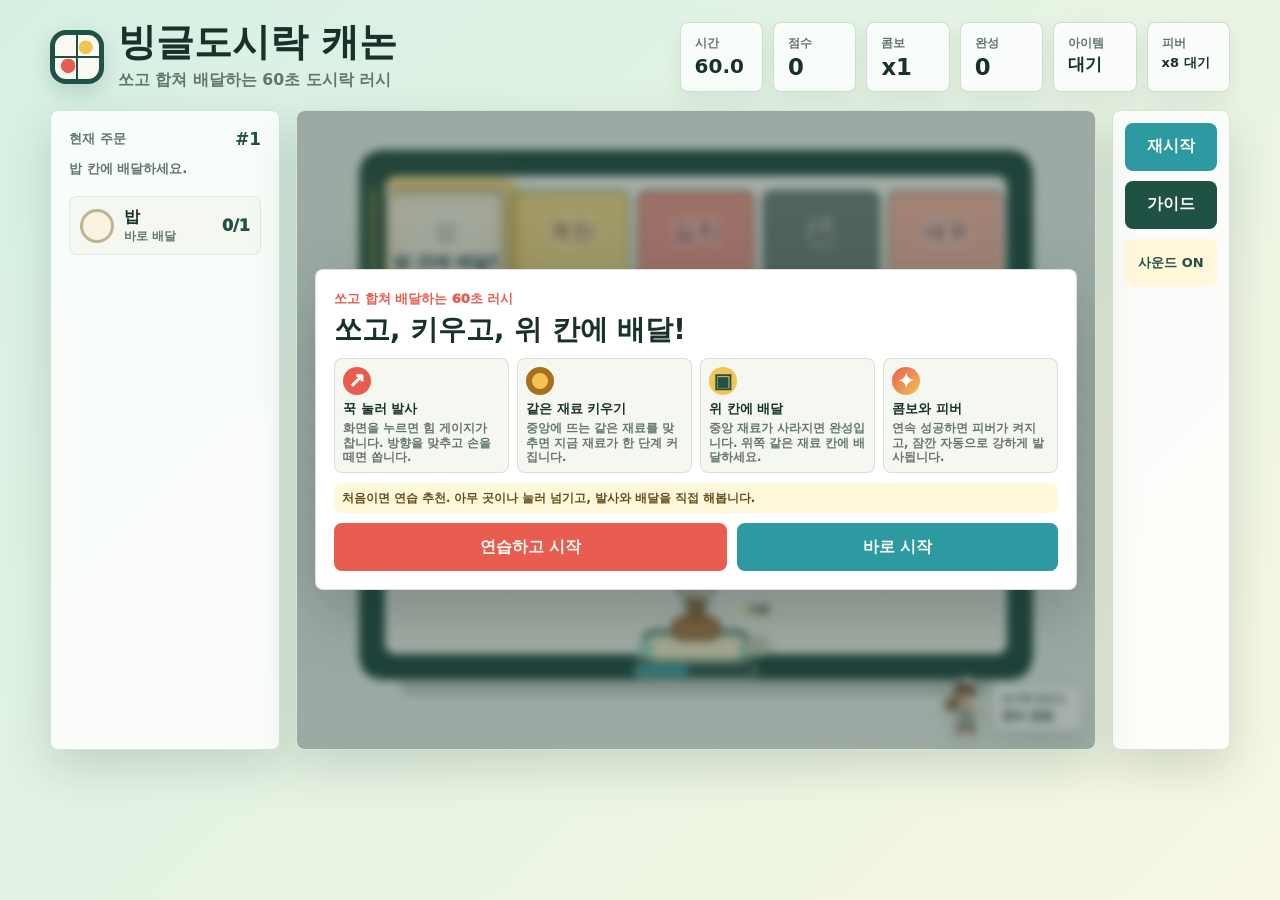
<file: index.html>
<!doctype html>
<html lang="ko">
  <head>
    <meta charset="utf-8" />
    <meta name="viewport" content="width=device-width, initial-scale=1" />
    <title>빙글도시락 캐논</title>
    <link rel="icon" href="favicon.svg" type="image/svg+xml" />
    <link rel="stylesheet" href="style.css?v=20260513-mobile-polish" />
  </head>
  <body>
    <main class="app-shell" aria-label="빙글도시락 캐논">
      <header class="top-bar">
        <div class="brand-block">
          <span class="brand-mark" aria-hidden="true"></span>
          <div>
            <h1>빙글도시락 캐논</h1>
            <p>쏘고 합쳐 배달하는 60초 도시락 러시</p>
          </div>
        </div>
        <div class="stats-grid" aria-label="게임 상태">
          <div class="stat-cell">
            <span>시간</span>
            <strong id="timeValue">60.0</strong>
          </div>
          <div class="stat-cell">
            <span>점수</span>
            <strong id="scoreValue">0</strong>
          </div>
          <div class="stat-cell">
            <span>콤보</span>
            <strong id="comboValue">x1</strong>
          </div>
          <div class="stat-cell">
            <span>완성</span>
            <strong id="completedValue">0</strong>
          </div>
          <div class="stat-cell item-stat">
            <span>아이템</span>
            <strong id="itemValue">대기</strong>
          </div>
          <div class="stat-cell fever-stat">
            <span>피버</span>
            <strong id="feverValue">대기</strong>
          </div>
        </div>
      </header>

      <section class="game-layout">
        <aside class="order-panel" aria-label="현재 주문">
          <div id="modeBadge" class="mode-badge">일반 모드</div>
          <div class="profile-strip" aria-label="플레이어 보유 정보">
            <div>
              <span>코인</span>
              <strong id="coinValue">0</strong>
            </div>
            <div>
              <span>캐릭터</span>
              <strong id="characterValue">요리사</strong>
            </div>
          </div>
          <div class="panel-title">
            <span>현재 주문</span>
            <strong id="orderNumber">#1</strong>
          </div>
          <div id="orderRule" class="order-rule" hidden></div>
          <p id="orderHint" class="order-hint">쏘세요. 합치세요. 위 칸에 배달하세요.</p>
          <div id="orderList" class="order-list"></div>
          <section class="mission-panel" aria-label="미션">
            <div class="mission-title">
              <span>미션</span>
              <strong>업적 보상</strong>
            </div>
            <div id="missionList" class="mission-list"></div>
          </section>
          <div class="meter-block">
            <div class="meter-label">
              <span>완성도</span>
              <strong id="orderPercent">0%</strong>
            </div>
            <div class="meter-track">
              <span id="orderMeter"></span>
            </div>
          </div>
        </aside>

        <section class="stage-panel">
          <canvas id="gameCanvas" width="900" height="720" aria-label="합체 도시락 게임 화면"></canvas>
          <div class="touch-zones" aria-hidden="true">
            <button class="touch-zone" type="button" data-dir="left" tabindex="-1" aria-label="왼쪽 보조 자동 조준 발사"></button>
            <button class="touch-zone" type="button" data-dir="right" tabindex="-1" aria-label="오른쪽 보조 자동 조준 발사"></button>
          </div>
          <div id="mobileOrderHud" class="mobile-order-hud" aria-live="polite">
            <div>
              <span>현재 주문</span>
              <strong id="mobileOrderText">-</strong>
              <em id="mobileActionHint">지금: 밥 칸에 배달하세요</em>
            </div>
          </div>
          <div id="characterHud" class="character-hud" aria-live="polite">
            <img id="activeCharacterImage" src="assets/characters/cook.png" alt="" />
            <div class="character-callout">
              <strong id="activeCharacterName">도시락 요리사</strong>
              <span id="characterBubble">준비 완료</span>
            </div>
          </div>
          <div id="tutorialCoach" class="tutorial-coach" hidden aria-live="polite">
            <div id="tutorialCoachAvatar" class="tutorial-coach-avatar" aria-hidden="true">
              <img id="tutorialCoachAvatarImage" src="assets/characters/cook.png" alt="" />
            </div>
            <div class="tutorial-coach-copy">
              <span>연습 모드</span>
              <strong id="tutorialCoachText">쏘기, 합치기, 배달만 배우자.</strong>
            </div>
            <button id="tutorialCoachNext" class="tutorial-coach-next" type="button" aria-label="다음">→</button>
          </div>
          <div id="guideOverlay" class="guide-modal">
            <div class="guide-box" role="dialog" aria-modal="true" aria-labelledby="guideTitle">
              <span class="result-kicker">쏘고 합쳐 배달하는 60초 러시</span>
              <h2 id="guideTitle">쏘고, 키우고, 위 칸에 배달!</h2>
              <div class="guide-steps">
                <div class="guide-step">
                  <span class="guide-icon" aria-hidden="true">↗</span>
                  <strong>꾹 눌러 발사</strong>
                  <p>화면을 누르면 힘 게이지가 찹니다. 방향을 맞추고 손을 떼면 쏩니다.</p>
                </div>
                <div class="guide-step">
                  <span class="guide-icon guide-dot" aria-hidden="true"></span>
                  <strong>같은 재료 키우기</strong>
                  <p>중앙에 뜨는 같은 재료를 맞추면 지금 재료가 한 단계 커집니다.</p>
                </div>
                <div class="guide-step">
                  <span class="guide-icon guide-item" aria-hidden="true">▣</span>
                  <strong>위 칸에 배달</strong>
                  <p>중앙 재료가 사라지면 완성입니다. 위쪽 같은 재료 칸에 배달하세요.</p>
                </div>
                <div class="guide-step">
                  <span class="guide-icon guide-fever" aria-hidden="true">✦</span>
                  <strong>콤보와 피버</strong>
                  <p>연속 성공하면 피버가 켜지고, 잠깐 자동으로 강하게 발사됩니다.</p>
                </div>
              </div>
              <p class="guide-tip">처음이면 연습 추천. 아무 곳이나 눌러 넘기고, 발사와 배달을 직접 해봅니다.</p>
              <div class="guide-actions">
                <button id="tutorialStartButton" class="primary-button" type="button">연습하고 시작</button>
                <button id="startButton" class="secondary-button" type="button">바로 시작</button>
              </div>
            </div>
          </div>
          <div id="characterSelectOverlay" class="select-modal" hidden>
            <div class="select-box" role="dialog" aria-modal="true" aria-labelledby="selectTitle">
              <div class="shop-head">
                <div>
                  <span class="result-kicker">출전 준비</span>
                  <h2 id="selectTitle">캐릭터 선택</h2>
                </div>
                <strong id="selectCoinValue">0코인</strong>
              </div>
              <div id="startCharacterList" class="select-character-list"></div>
              <div class="result-actions">
                <button id="selectShopButton" class="secondary-button" type="button">상점</button>
                <button id="startSelectedButton" class="primary-button" type="button">이 캐릭터로 시작</button>
              </div>
            </div>
          </div>
          <div id="gameOver" class="result-modal" hidden>
            <div class="result-box" role="dialog" aria-modal="true" aria-labelledby="resultTitle">
              <span class="result-kicker">결과</span>
              <h2 id="resultTitle">도시락 마감</h2>
              <dl>
                <div>
                  <dt>점수</dt>
                  <dd id="finalScore">0</dd>
                </div>
                <div>
                  <dt>완성</dt>
                  <dd id="finalOrders">0</dd>
                </div>
                <div>
                  <dt>최고 콤보</dt>
                  <dd id="finalCombo">x1</dd>
                </div>
                <div>
                  <dt>획득 코인</dt>
                  <dd id="finalCoins">0</dd>
                </div>
              </dl>
              <p id="dailyDelta" class="daily-delta" hidden></p>
              <section class="highlight-block" aria-label="오늘의 하이라이트">
                <div class="highlight-title">오늘의 하이라이트</div>
                <p id="highlightSummary">첫 배달을 노려보세요.</p>
              </section>
              <section class="breakdown-block" aria-label="점수 상세">
                <div class="breakdown-title">점수 상세</div>
                <div id="scoreBreakdown" class="breakdown-list"></div>
              </section>
              <section class="achievement-block" aria-label="새 업적">
                <div class="breakdown-title">새 업적</div>
                <div id="newAchievementList" class="achievement-list"></div>
              </section>
              <section class="leaderboard-block" aria-label="로컬 순위">
                <div class="leaderboard-title">
                  <span id="leaderboardTitle">로컬 TOP 5</span>
                  <strong id="finalRank">-</strong>
                </div>
                <ol id="leaderboardList" class="leaderboard-list"></ol>
              </section>
              <p id="nextGoal" class="next-goal"></p>
              <p id="sharePreview" class="share-preview"></p>
              <div class="result-actions">
                <button id="copyResultButton" class="secondary-button" type="button">결과 복사</button>
                <button id="playAgainButton" class="primary-button" type="button">다시 시작</button>
              </div>
              <div class="result-actions result-secondary-actions" aria-label="부가 기능">
                <button id="modeButton" class="secondary-button mode-button" type="button">오늘 챌린지</button>
                <button id="characterButton" class="secondary-button character-button" type="button">캐릭터</button>
                <button id="shopButton" class="secondary-button shop-button" type="button">상점</button>
                <button id="achievementButton" class="secondary-button achievement-button" type="button">업적</button>
              </div>
              <p id="copyStatus" class="copy-status" aria-live="polite"></p>
            </div>
          </div>
          <div id="shopOverlay" class="shop-modal" hidden>
            <div class="shop-box" role="dialog" aria-modal="true" aria-labelledby="shopTitle">
              <div class="shop-head">
                <div>
                  <span class="result-kicker">상점</span>
                  <h2 id="shopTitle">캐릭터와 아이템</h2>
                </div>
                <strong id="shopCoinValue">0코인</strong>
              </div>
              <section class="shop-section" aria-label="캐릭터 선택">
                <div class="shop-section-title">
                  <span>캐릭터</span>
                  <strong>선택 효과</strong>
                </div>
                <div id="characterShopList" class="shop-list"></div>
              </section>
              <section class="shop-section" aria-label="아이템 구매">
                <div class="shop-section-title">
                  <span>아이템</span>
                  <strong>소모품</strong>
                </div>
                <div id="shopItemList" class="shop-list"></div>
              </section>
              <p id="shopStatus" class="copy-status" aria-live="polite"></p>
              <button id="shopCloseButton" class="primary-button" type="button">닫기</button>
            </div>
          </div>
          <div id="achievementOverlay" class="achievement-modal" hidden>
            <div class="achievement-box" role="dialog" aria-modal="true" aria-labelledby="achievementTitle">
              <div class="shop-head">
                <div>
                  <span class="result-kicker">컬렉션</span>
                  <h2 id="achievementTitle">업적</h2>
                </div>
                <strong id="achievementSummary">0/0</strong>
              </div>
              <div id="achievementCollectionList" class="collection-list"></div>
              <button id="achievementCloseButton" class="primary-button" type="button">닫기</button>
            </div>
          </div>
          <div id="balanceOverlay" class="balance-modal" hidden>
            <div class="balance-box" role="dialog" aria-modal="true" aria-labelledby="balanceTitle">
              <div class="shop-head">
                <div>
                  <span class="result-kicker">튜닝</span>
                  <h2 id="balanceTitle">밸런스 조정</h2>
                </div>
                <strong id="balancePresetLabel">기본</strong>
              </div>
              <div id="balanceControlList" class="balance-list"></div>
              <p id="balanceStatus" class="copy-status" aria-live="polite"></p>
              <div class="result-actions">
                <button id="balanceResetButton" class="secondary-button" type="button">기본값</button>
                <button id="balanceCloseButton" class="primary-button" type="button">닫기</button>
              </div>
            </div>
          </div>
        </section>

        <aside class="action-panel" aria-label="조작">
          <button id="restartButton" class="secondary-button" type="button" data-mobile-label="다시">재시작</button>
          <button id="guideButton" class="secondary-button guide-button" type="button" data-mobile-label="도움">가이드</button>
          <button id="soundButton" class="secondary-button sound-button" type="button" data-mobile-label="소리">사운드 ON</button>
        </aside>
      </section>
    </main>

    <script src="vendor/matter.min.js"></script>
    <script src="game.js?v=20260513-mobile-polish"></script>
  </body>
</html>
</file>
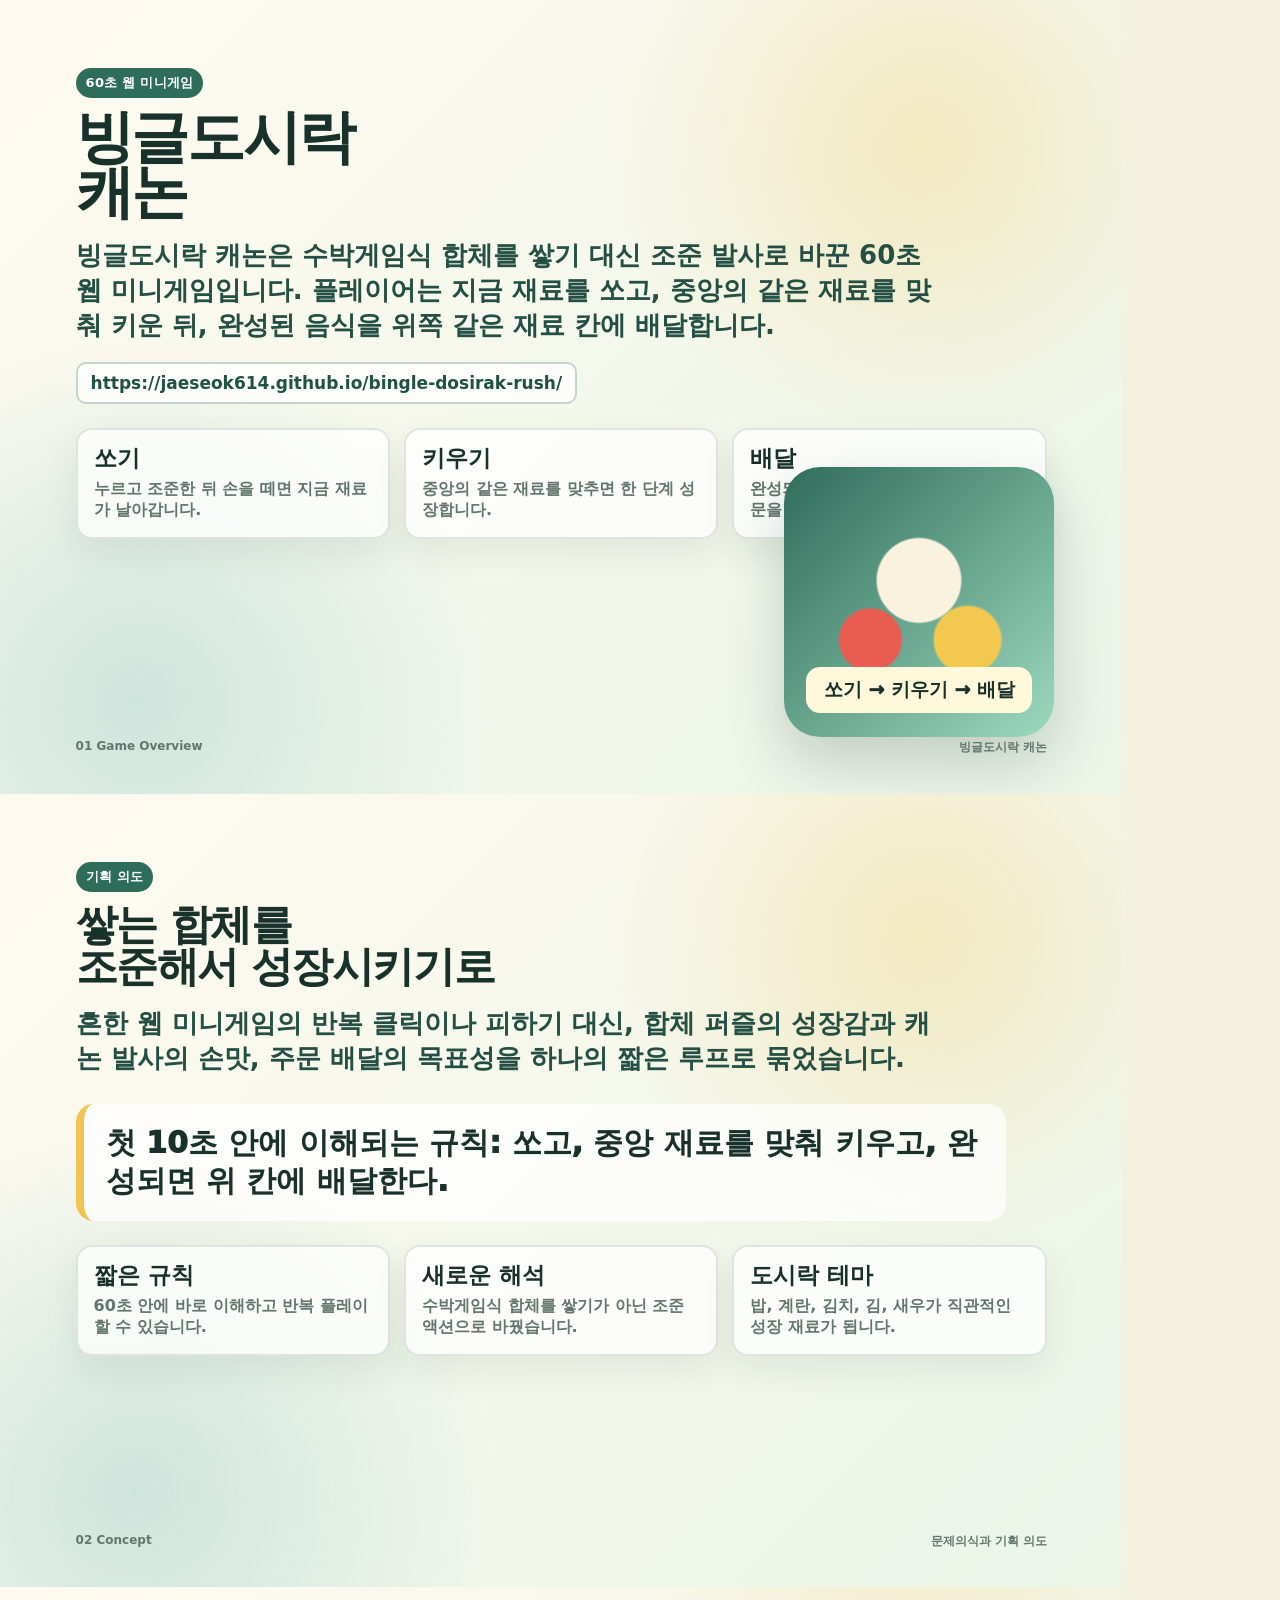
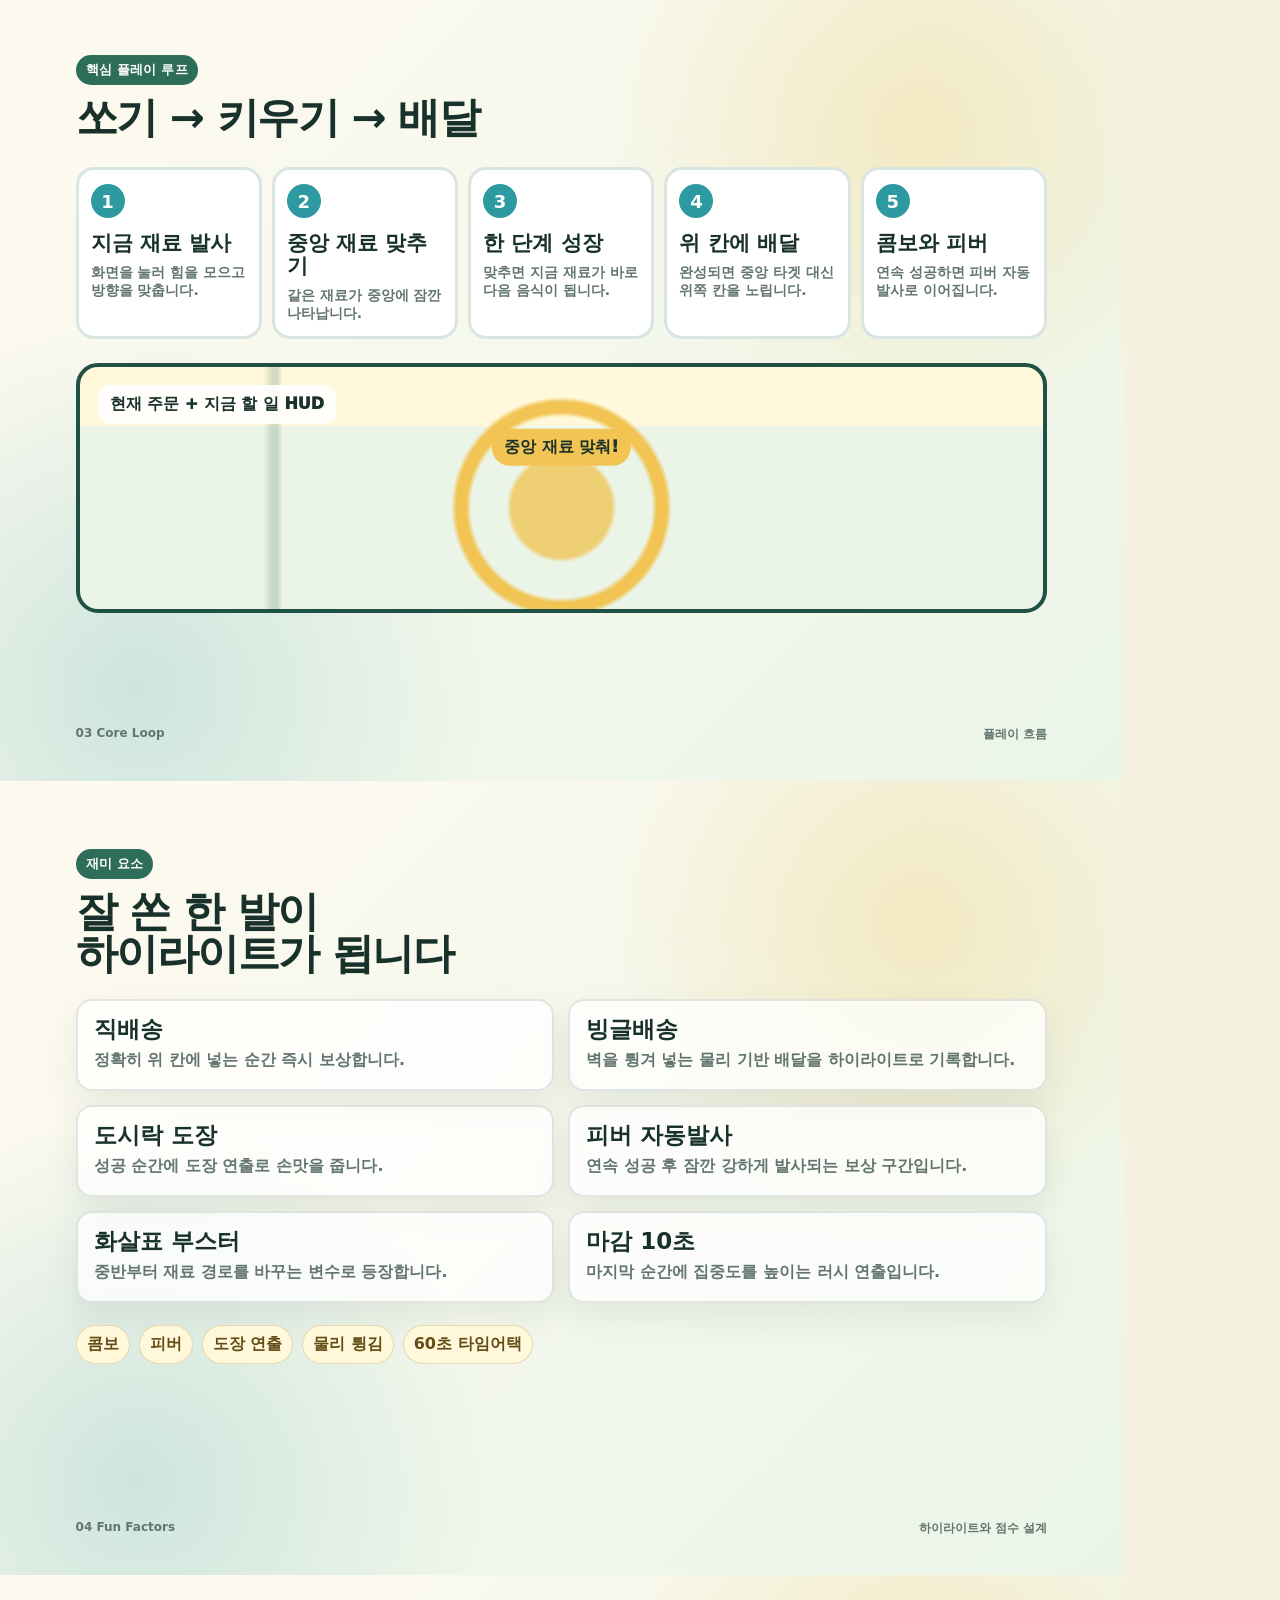
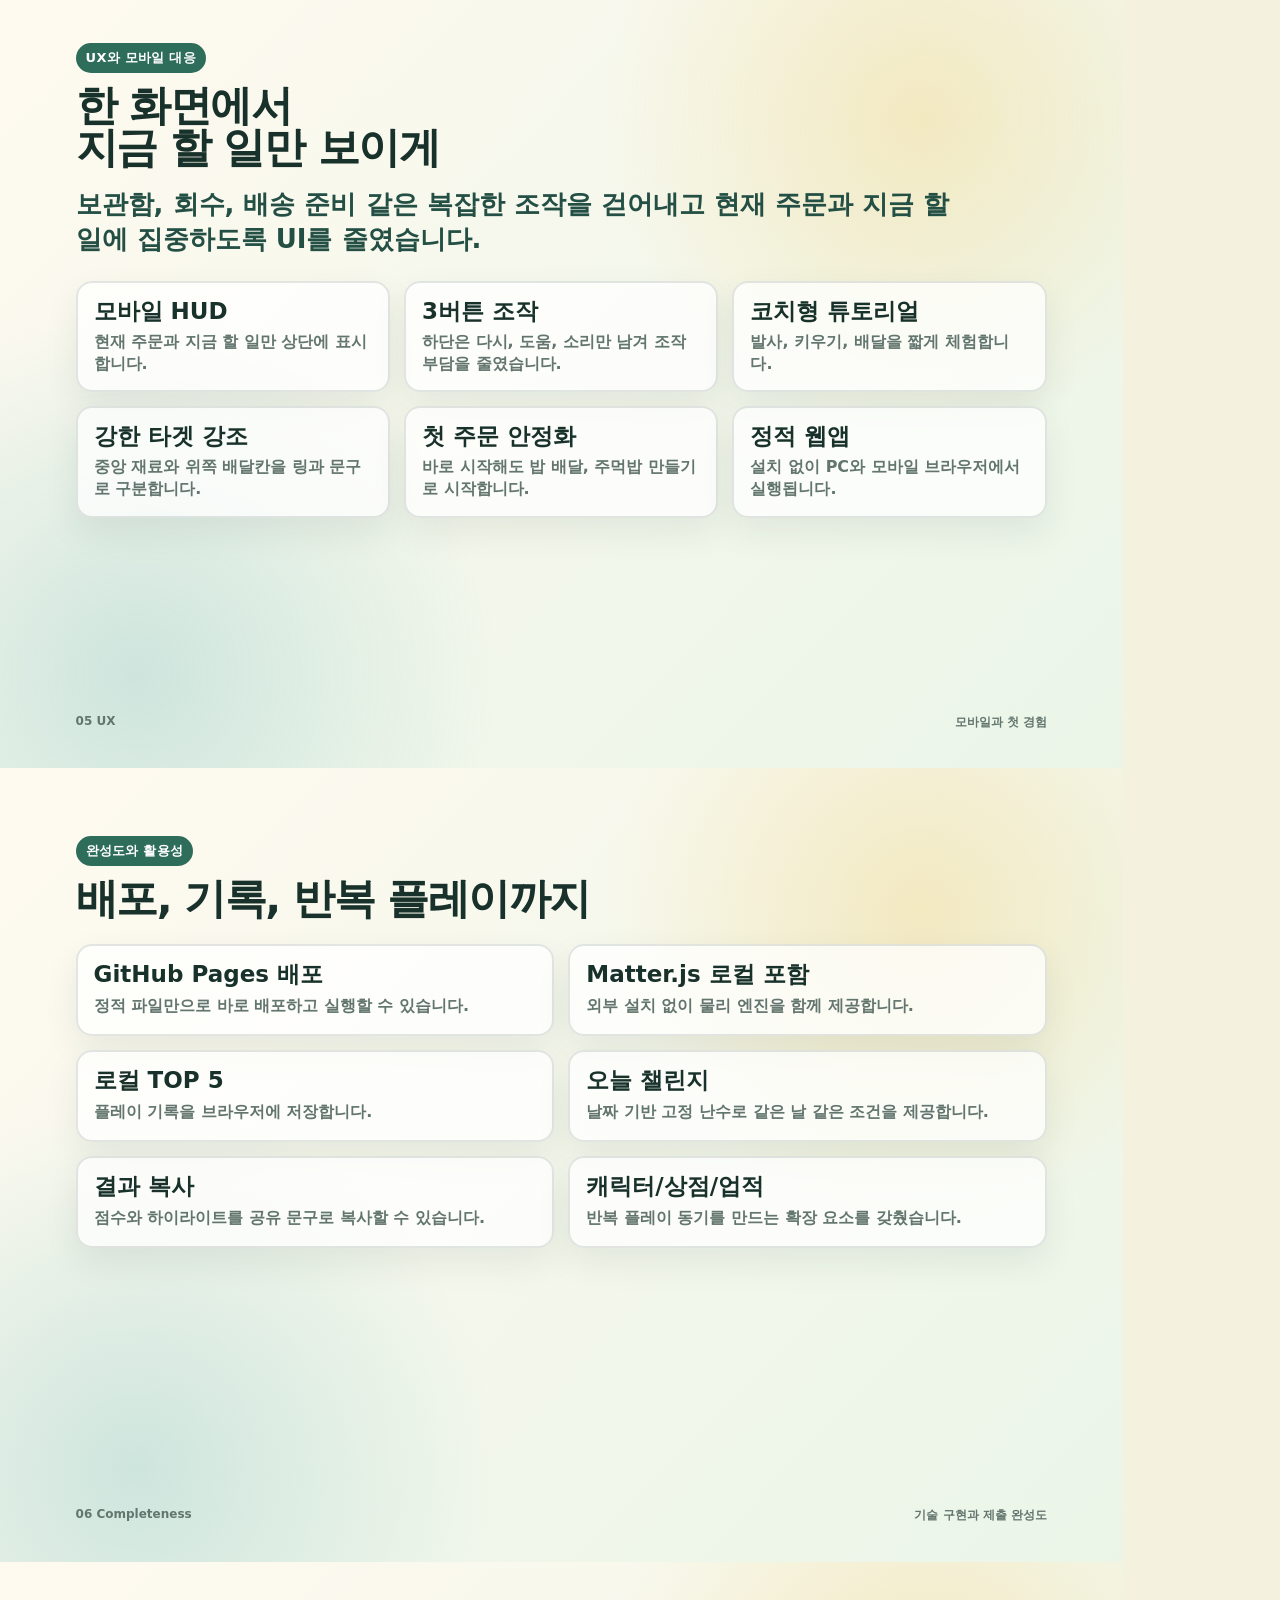
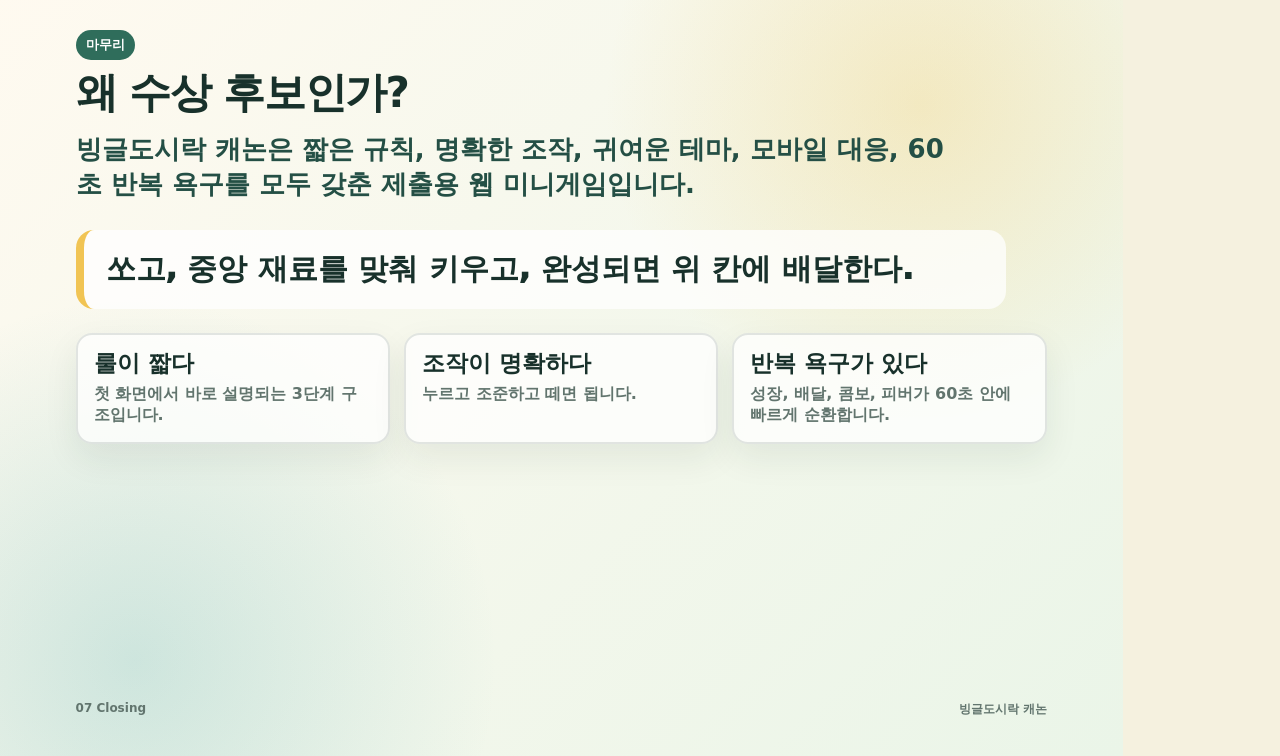
<file: submission-pdf.html>
<!doctype html>
<html lang="ko">
  <head>
    <meta charset="utf-8" />
    <meta name="viewport" content="width=device-width, initial-scale=1" />
    <title>빙글도시락 캐논 제출 PDF</title>
    <style>
      @page {
        size: A4 landscape;
        margin: 0;
      }

      * {
        box-sizing: border-box;
      }

      body {
        margin: 0;
        color: #18312b;
        background: #f5f1df;
        font-family: Pretendard, "Apple SD Gothic Neo", "Noto Sans KR", system-ui, sans-serif;
      }

      .page {
        width: 297mm;
        height: 210mm;
        page-break-after: always;
        position: relative;
        overflow: hidden;
        padding: 18mm 20mm;
        background:
          radial-gradient(circle at 82% 18%, rgba(241, 196, 83, 0.28), transparent 28%),
          radial-gradient(circle at 12% 88%, rgba(44, 154, 160, 0.2), transparent 30%),
          linear-gradient(135deg, #fffaf0, #eaf5e8);
      }

      .page:last-child {
        page-break-after: auto;
      }

      .eyebrow {
        display: inline-flex;
        padding: 6px 10px;
        border-radius: 999px;
        color: #ffffff;
        background: #2f6d5b;
        font-size: 13px;
        font-weight: 900;
        letter-spacing: 0.02em;
      }

      h1,
      h2,
      p {
        margin: 0;
      }

      h1 {
        margin-top: 12px;
        font-size: 58px;
        line-height: 0.95;
        letter-spacing: -0.04em;
      }

      h2 {
        margin-top: 12px;
        font-size: 42px;
        line-height: 1;
        letter-spacing: -0.035em;
      }

      .lead {
        margin-top: 18px;
        max-width: 880px;
        color: #244f45;
        font-size: 26px;
        line-height: 1.35;
        font-weight: 850;
      }

      .link {
        margin-top: 18px;
        display: inline-flex;
        padding: 9px 13px;
        border: 2px solid rgba(47, 109, 91, 0.28);
        border-radius: 10px;
        color: #1f5145;
        background: rgba(255, 255, 255, 0.72);
        font-size: 17px;
        font-weight: 900;
      }

      .grid {
        margin-top: 24px;
        display: grid;
        grid-template-columns: repeat(3, 1fr);
        gap: 14px;
      }

      .grid.two {
        grid-template-columns: 1fr 1fr;
      }

      .card {
        min-height: 92px;
        padding: 16px;
        border: 2px solid rgba(24, 49, 43, 0.12);
        border-radius: 16px;
        background: rgba(255, 255, 255, 0.74);
        box-shadow: 0 14px 34px rgba(24, 49, 43, 0.08);
      }

      .card strong {
        display: block;
        color: #18312b;
        font-size: 23px;
        line-height: 1.05;
      }

      .card span,
      .card p {
        display: block;
        margin-top: 8px;
        color: #62756e;
        font-size: 16px;
        line-height: 1.35;
        font-weight: 750;
      }

      .loop {
        margin-top: 28px;
        display: grid;
        grid-template-columns: repeat(5, 1fr);
        gap: 10px;
        align-items: stretch;
      }

      .step {
        padding: 14px 12px;
        min-height: 138px;
        border-radius: 18px;
        background: #ffffff;
        border: 3px solid rgba(47, 109, 91, 0.18);
        position: relative;
      }

      .step b {
        display: grid;
        place-items: center;
        width: 34px;
        height: 34px;
        border-radius: 50%;
        color: #ffffff;
        background: #2c9aa0;
        font-size: 18px;
      }

      .step strong {
        display: block;
        margin-top: 14px;
        font-size: 21px;
        line-height: 1.08;
      }

      .step p {
        margin-top: 8px;
        color: #62756e;
        font-size: 14px;
        font-weight: 750;
        line-height: 1.3;
      }

      .hero-art {
        position: absolute;
        right: 18mm;
        bottom: 15mm;
        width: 270px;
        height: 270px;
        border-radius: 36px;
        background:
          radial-gradient(circle at 50% 42%, #f8f2de 0 20%, transparent 21%),
          radial-gradient(circle at 32% 64%, #e85d4f 0 12%, transparent 13%),
          radial-gradient(circle at 68% 64%, #f2c84f 0 13%, transparent 14%),
          linear-gradient(135deg, #2f6d5b, #9dd9bf);
        box-shadow: 0 26px 58px rgba(24, 49, 43, 0.2);
      }

      .hero-art::after {
        content: "쏘기 → 키우기 → 배달";
        position: absolute;
        left: 22px;
        right: 22px;
        bottom: 24px;
        padding: 10px;
        border-radius: 14px;
        text-align: center;
        color: #18312b;
        background: #fff8da;
        font-size: 19px;
        font-weight: 950;
      }

      .tag-row {
        margin-top: 22px;
        display: flex;
        flex-wrap: wrap;
        gap: 9px;
      }

      .tag {
        padding: 8px 10px;
        border-radius: 999px;
        background: #fff8da;
        border: 1px solid rgba(155, 116, 35, 0.24);
        color: #634c16;
        font-size: 16px;
        font-weight: 900;
      }

      .quote {
        margin-top: 28px;
        padding: 20px 22px;
        max-width: 930px;
        border-left: 8px solid #f1c453;
        border-radius: 18px;
        background: rgba(255, 255, 255, 0.75);
        font-size: 30px;
        line-height: 1.28;
        font-weight: 950;
      }

      .mock {
        margin-top: 24px;
        height: 250px;
        border-radius: 22px;
        border: 4px solid #1f5145;
        background:
          linear-gradient(90deg, transparent 19%, rgba(31, 81, 69, 0.18) 20% 20.5%, transparent 21%),
          radial-gradient(circle at 50% 58%, rgba(241, 196, 83, 0.78) 0 10%, transparent 11%),
          radial-gradient(circle at 50% 58%, transparent 0 18%, #f1c453 19% 21%, transparent 22%),
          linear-gradient(#fff8da 0 24%, #eaf5e8 25% 100%);
        position: relative;
      }

      .mock::before {
        content: "현재 주문 + 지금 할 일 HUD";
        position: absolute;
        left: 18px;
        top: 18px;
        padding: 9px 12px;
        border-radius: 12px;
        background: rgba(255, 255, 255, 0.9);
        font-weight: 950;
      }

      .mock::after {
        content: "중앙 재료 맞춰!";
        position: absolute;
        left: 50%;
        top: 50%;
        transform: translate(-50%, -160%);
        padding: 8px 12px;
        border-radius: 999px;
        color: #18312b;
        background: #f1c453;
        font-weight: 950;
      }

      .footer {
        position: absolute;
        left: 20mm;
        right: 20mm;
        bottom: 10mm;
        display: flex;
        justify-content: space-between;
        color: #62756e;
        font-size: 12px;
        font-weight: 800;
      }
    </style>
  </head>
  <body>
    <section class="page">
      <span class="eyebrow">60초 웹 미니게임</span>
      <h1>빙글도시락<br />캐논</h1>
      <p class="lead">빙글도시락 캐논은 수박게임식 합체를 쌓기 대신 조준 발사로 바꾼 60초 웹 미니게임입니다. 플레이어는 지금 재료를 쏘고, 중앙의 같은 재료를 맞춰 키운 뒤, 완성된 음식을 위쪽 같은 재료 칸에 배달합니다.</p>
      <p class="link">https://jaeseok614.github.io/bingle-dosirak-rush/</p>
      <div class="grid">
        <div class="card"><strong>쏘기</strong><span>누르고 조준한 뒤 손을 떼면 지금 재료가 날아갑니다.</span></div>
        <div class="card"><strong>키우기</strong><span>중앙의 같은 재료를 맞추면 한 단계 성장합니다.</span></div>
        <div class="card"><strong>배달</strong><span>완성되면 위쪽 같은 재료 칸에 넣어 주문을 완료합니다.</span></div>
      </div>
      <div class="hero-art"></div>
      <div class="footer"><span>01 Game Overview</span><span>빙글도시락 캐논</span></div>
    </section>

    <section class="page">
      <span class="eyebrow">기획 의도</span>
      <h2>쌓는 합체를<br />조준해서 성장시키기로</h2>
      <p class="lead">흔한 웹 미니게임의 반복 클릭이나 피하기 대신, 합체 퍼즐의 성장감과 캐논 발사의 손맛, 주문 배달의 목표성을 하나의 짧은 루프로 묶었습니다.</p>
      <div class="quote">첫 10초 안에 이해되는 규칙: 쏘고, 중앙 재료를 맞춰 키우고, 완성되면 위 칸에 배달한다.</div>
      <div class="grid">
        <div class="card"><strong>짧은 규칙</strong><span>60초 안에 바로 이해하고 반복 플레이할 수 있습니다.</span></div>
        <div class="card"><strong>새로운 해석</strong><span>수박게임식 합체를 쌓기가 아닌 조준 액션으로 바꿨습니다.</span></div>
        <div class="card"><strong>도시락 테마</strong><span>밥, 계란, 김치, 김, 새우가 직관적인 성장 재료가 됩니다.</span></div>
      </div>
      <div class="footer"><span>02 Concept</span><span>문제의식과 기획 의도</span></div>
    </section>

    <section class="page">
      <span class="eyebrow">핵심 플레이 루프</span>
      <h2>쏘기 → 키우기 → 배달</h2>
      <div class="loop">
        <div class="step"><b>1</b><strong>지금 재료 발사</strong><p>화면을 눌러 힘을 모으고 방향을 맞춥니다.</p></div>
        <div class="step"><b>2</b><strong>중앙 재료 맞추기</strong><p>같은 재료가 중앙에 잠깐 나타납니다.</p></div>
        <div class="step"><b>3</b><strong>한 단계 성장</strong><p>맞추면 지금 재료가 바로 다음 음식이 됩니다.</p></div>
        <div class="step"><b>4</b><strong>위 칸에 배달</strong><p>완성되면 중앙 타겟 대신 위쪽 칸을 노립니다.</p></div>
        <div class="step"><b>5</b><strong>콤보와 피버</strong><p>연속 성공하면 피버 자동발사로 이어집니다.</p></div>
      </div>
      <div class="mock"></div>
      <div class="footer"><span>03 Core Loop</span><span>플레이 흐름</span></div>
    </section>

    <section class="page">
      <span class="eyebrow">재미 요소</span>
      <h2>잘 쏜 한 발이<br />하이라이트가 됩니다</h2>
      <div class="grid two">
        <div class="card"><strong>직배송</strong><span>정확히 위 칸에 넣는 순간 즉시 보상합니다.</span></div>
        <div class="card"><strong>빙글배송</strong><span>벽을 튕겨 넣는 물리 기반 배달을 하이라이트로 기록합니다.</span></div>
        <div class="card"><strong>도시락 도장</strong><span>성공 순간에 도장 연출로 손맛을 줍니다.</span></div>
        <div class="card"><strong>피버 자동발사</strong><span>연속 성공 후 잠깐 강하게 발사되는 보상 구간입니다.</span></div>
        <div class="card"><strong>화살표 부스터</strong><span>중반부터 재료 경로를 바꾸는 변수로 등장합니다.</span></div>
        <div class="card"><strong>마감 10초</strong><span>마지막 순간에 집중도를 높이는 러시 연출입니다.</span></div>
      </div>
      <div class="tag-row">
        <span class="tag">콤보</span><span class="tag">피버</span><span class="tag">도장 연출</span><span class="tag">물리 튕김</span><span class="tag">60초 타임어택</span>
      </div>
      <div class="footer"><span>04 Fun Factors</span><span>하이라이트와 점수 설계</span></div>
    </section>

    <section class="page">
      <span class="eyebrow">UX와 모바일 대응</span>
      <h2>한 화면에서<br />지금 할 일만 보이게</h2>
      <p class="lead">보관함, 회수, 배송 준비 같은 복잡한 조작을 걷어내고 현재 주문과 지금 할 일에 집중하도록 UI를 줄였습니다.</p>
      <div class="grid">
        <div class="card"><strong>모바일 HUD</strong><span>현재 주문과 지금 할 일만 상단에 표시합니다.</span></div>
        <div class="card"><strong>3버튼 조작</strong><span>하단은 다시, 도움, 소리만 남겨 조작 부담을 줄였습니다.</span></div>
        <div class="card"><strong>코치형 튜토리얼</strong><span>발사, 키우기, 배달을 짧게 체험합니다.</span></div>
        <div class="card"><strong>강한 타겟 강조</strong><span>중앙 재료와 위쪽 배달칸을 링과 문구로 구분합니다.</span></div>
        <div class="card"><strong>첫 주문 안정화</strong><span>바로 시작해도 밥 배달, 주먹밥 만들기로 시작합니다.</span></div>
        <div class="card"><strong>정적 웹앱</strong><span>설치 없이 PC와 모바일 브라우저에서 실행됩니다.</span></div>
      </div>
      <div class="footer"><span>05 UX</span><span>모바일과 첫 경험</span></div>
    </section>

    <section class="page">
      <span class="eyebrow">완성도와 활용성</span>
      <h2>배포, 기록, 반복 플레이까지</h2>
      <div class="grid two">
        <div class="card"><strong>GitHub Pages 배포</strong><span>정적 파일만으로 바로 배포하고 실행할 수 있습니다.</span></div>
        <div class="card"><strong>Matter.js 로컬 포함</strong><span>외부 설치 없이 물리 엔진을 함께 제공합니다.</span></div>
        <div class="card"><strong>로컬 TOP 5</strong><span>플레이 기록을 브라우저에 저장합니다.</span></div>
        <div class="card"><strong>오늘 챌린지</strong><span>날짜 기반 고정 난수로 같은 날 같은 조건을 제공합니다.</span></div>
        <div class="card"><strong>결과 복사</strong><span>점수와 하이라이트를 공유 문구로 복사할 수 있습니다.</span></div>
        <div class="card"><strong>캐릭터/상점/업적</strong><span>반복 플레이 동기를 만드는 확장 요소를 갖췄습니다.</span></div>
      </div>
      <div class="footer"><span>06 Completeness</span><span>기술 구현과 제출 완성도</span></div>
    </section>

    <section class="page">
      <span class="eyebrow">마무리</span>
      <h2>왜 수상 후보인가?</h2>
      <p class="lead">빙글도시락 캐논은 짧은 규칙, 명확한 조작, 귀여운 테마, 모바일 대응, 60초 반복 욕구를 모두 갖춘 제출용 웹 미니게임입니다.</p>
      <div class="quote">쏘고, 중앙 재료를 맞춰 키우고, 완성되면 위 칸에 배달한다.</div>
      <div class="grid">
        <div class="card"><strong>룰이 짧다</strong><span>첫 화면에서 바로 설명되는 3단계 구조입니다.</span></div>
        <div class="card"><strong>조작이 명확하다</strong><span>누르고 조준하고 떼면 됩니다.</span></div>
        <div class="card"><strong>반복 욕구가 있다</strong><span>성장, 배달, 콤보, 피버가 60초 안에 빠르게 순환합니다.</span></div>
      </div>
      <div class="footer"><span>07 Closing</span><span>빙글도시락 캐논</span></div>
    </section>
  </body>
</html>
</file>
<file: style.css>
:root {
  color-scheme: light;
  --ink: #18312b;
  --muted: #62756e;
  --paper: #fbfaf2;
  --panel: #ffffff;
  --line: #cfd9d1;
  --mint: #cdeee0;
  --leaf: #2f6d5b;
  --leaf-dark: #1f5145;
  --coral: #e85d4f;
  --gold: #f1c453;
  --teal: #2c9aa0;
  --shadow: 0 18px 45px rgba(24, 49, 43, 0.16);
}

* {
  box-sizing: border-box;
}

html,
body {
  min-height: 100%;
}

body {
  margin: 0;
  font-family:
    Inter, Pretendard, "Apple SD Gothic Neo", "Noto Sans KR", system-ui,
    -apple-system, BlinkMacSystemFont, "Segoe UI", sans-serif;
  background:
    linear-gradient(135deg, rgba(205, 238, 224, 0.75), rgba(255, 248, 218, 0.55)),
    #eef6ee;
  color: var(--ink);
}

button {
  font: inherit;
}

kbd {
  min-width: 1.45em;
  padding: 1px 5px 2px;
  border-radius: 5px;
  display: inline-block;
  color: var(--leaf-dark);
  background: #ffffff;
  border: 1px solid rgba(24, 49, 43, 0.18);
  font-family: inherit;
  font-size: 0.82em;
  font-weight: 850;
  line-height: 1.2;
  text-align: center;
}

.app-shell {
  width: min(1180px, calc(100vw - 28px));
  min-height: 100vh;
  margin: 0 auto;
  padding: 22px 0 28px;
  display: flex;
  flex-direction: column;
  gap: 18px;
}

.top-bar {
  display: grid;
  grid-template-columns: minmax(260px, 1fr) minmax(420px, 0.9fr);
  align-items: center;
  gap: 18px;
}

.brand-block {
  display: flex;
  align-items: center;
  gap: 14px;
}

.brand-mark {
  width: 54px;
  height: 54px;
  border: 5px solid var(--leaf-dark);
  border-radius: 16px;
  background:
    radial-gradient(circle at 70% 28%, var(--gold) 0 15%, transparent 16%),
    radial-gradient(circle at 30% 70%, var(--coral) 0 16%, transparent 17%),
    linear-gradient(90deg, transparent 47%, var(--leaf-dark) 48% 52%, transparent 53%),
    linear-gradient(0deg, transparent 47%, var(--leaf-dark) 48% 52%, transparent 53%),
    var(--paper);
  box-shadow: 0 8px 20px rgba(31, 81, 69, 0.18);
}

h1,
p {
  margin: 0;
}

h1 {
  font-size: clamp(1.7rem, 3vw, 2.65rem);
  line-height: 1;
  letter-spacing: 0;
}

.brand-block p {
  margin-top: 8px;
  color: var(--muted);
  font-size: 0.98rem;
  font-weight: 700;
}

.stats-grid {
  display: grid;
  grid-template-columns: repeat(6, minmax(0, 1fr));
  gap: 10px;
}

.stat-cell {
  min-width: 0;
  overflow: hidden;
  padding: 12px 14px;
  border: 1px solid rgba(47, 109, 91, 0.22);
  border-radius: 8px;
  background: rgba(255, 255, 255, 0.78);
  box-shadow: 0 8px 20px rgba(24, 49, 43, 0.07);
}

.stat-cell span {
  display: block;
  color: var(--muted);
  font-size: 0.78rem;
  font-weight: 800;
}

.stat-cell strong {
  display: block;
  margin-top: 4px;
  min-width: 0;
  max-width: 100%;
  overflow: hidden;
  font-size: 1.42rem;
  font-variant-numeric: tabular-nums;
  line-height: 1;
  text-overflow: clip;
  white-space: nowrap;
}

.item-stat strong,
.fever-stat strong {
  font-size: 1.08rem;
}

.game-layout {
  display: grid;
  grid-template-columns: 230px minmax(0, 1fr) 118px;
  gap: 16px;
  align-items: stretch;
}

.order-panel,
.action-panel,
.stage-panel {
  border: 1px solid rgba(47, 109, 91, 0.18);
  background: rgba(255, 255, 255, 0.82);
  box-shadow: var(--shadow);
}

.order-panel {
  min-height: 0;
  padding: 18px;
  border-radius: 8px;
  display: flex;
  flex-direction: column;
  gap: 18px;
}

.mode-badge,
.order-rule {
  padding: 9px 10px;
  border-radius: 8px;
  color: var(--leaf-dark);
  background: #e8f4ed;
  border: 1px solid rgba(47, 109, 91, 0.16);
  font-size: 0.82rem;
  font-weight: 950;
  line-height: 1.35;
}

.mode-badge.is-daily {
  color: #ffffff;
  background: var(--leaf-dark);
}

.profile-strip {
  display: none;
  grid-template-columns: 0.72fr 1.28fr;
  gap: 8px;
}

.profile-strip div {
  min-width: 0;
  padding: 10px;
  border-radius: 8px;
  background: #f5f8f0;
  border: 1px solid rgba(24, 49, 43, 0.1);
}

.profile-strip span {
  display: block;
  color: var(--muted);
  font-size: 0.74rem;
  font-weight: 900;
}

.profile-strip strong {
  display: block;
  margin-top: 3px;
  min-width: 0;
  max-width: 100%;
  overflow: hidden;
  color: var(--leaf-dark);
  font-size: 0.92rem;
  font-weight: 950;
  line-height: 1.2;
  text-overflow: ellipsis;
  white-space: nowrap;
}

.order-rule {
  margin-top: -8px;
  color: #634c16;
  background: #fff8da;
  border-color: rgba(155, 116, 35, 0.22);
}

.mode-badge,
.meter-block {
  display: none;
}

.order-rule[hidden] {
  display: none;
}

.panel-title,
.meter-label {
  display: flex;
  align-items: center;
  justify-content: space-between;
  gap: 10px;
}

.panel-title span,
.meter-label span {
  color: var(--muted);
  font-size: 0.82rem;
  font-weight: 900;
}

.panel-title strong,
.meter-label strong {
  min-width: 0;
  max-width: 100%;
  overflow: hidden;
  color: var(--leaf-dark);
  font-size: 1.05rem;
  text-overflow: clip;
  white-space: nowrap;
}

.order-hint {
  margin: -8px 0 0;
  color: var(--muted);
  font-size: 0.84rem;
  line-height: 1.45;
  font-weight: 750;
}

.order-list {
  display: grid;
  gap: 10px;
}

.order-item {
  display: grid;
  grid-template-columns: 34px minmax(0, 1fr) auto;
  align-items: center;
  gap: 10px;
  padding: 10px;
  border-radius: 8px;
  background: #f5f8f0;
  border: 1px solid rgba(24, 49, 43, 0.08);
}

.order-swatch {
  width: 34px;
  height: 34px;
  border-radius: 50%;
  border: 3px solid rgba(24, 49, 43, 0.18);
}

.order-copy {
  display: grid;
  min-width: 0;
  gap: 2px;
}

.order-name {
  overflow: hidden;
  text-overflow: ellipsis;
  white-space: nowrap;
  font-weight: 900;
}

.order-recipe {
  overflow: hidden;
  color: var(--muted);
  font-size: 0.72rem;
  font-weight: 850;
  line-height: 1.2;
  text-overflow: ellipsis;
  white-space: nowrap;
}

.order-count {
  min-width: 0;
  max-width: 100%;
  overflow: hidden;
  font-weight: 950;
  color: var(--leaf-dark);
  text-overflow: clip;
  white-space: nowrap;
}

.mission-panel {
  display: none;
  gap: 8px;
}

.mission-title,
.shop-section-title {
  display: flex;
  align-items: center;
  justify-content: space-between;
  gap: 10px;
}

.mission-title span,
.shop-section-title span {
  color: var(--muted);
  font-size: 0.78rem;
  font-weight: 950;
}

.mission-title strong,
.shop-section-title strong {
  color: var(--leaf-dark);
  font-size: 0.78rem;
  font-weight: 950;
}

.mission-list {
  display: grid;
  gap: 6px;
}

.mission-row {
  display: grid;
  grid-template-columns: minmax(0, 1fr) auto;
  align-items: center;
  gap: 8px;
  min-height: 30px;
  padding: 7px 9px;
  border-radius: 8px;
  background: #f5f8f0;
  border: 1px solid rgba(24, 49, 43, 0.08);
  font-size: 0.78rem;
  font-weight: 850;
}

.mission-row.is-complete {
  color: #ffffff;
  background: var(--leaf-dark);
}

.mission-row span {
  overflow: hidden;
  text-overflow: ellipsis;
  white-space: nowrap;
}

.mission-row strong {
  min-width: 0;
  max-width: 100%;
  overflow: hidden;
  color: inherit;
  font-size: 0.75rem;
  text-overflow: clip;
  white-space: nowrap;
}

.meter-block {
  margin-top: auto;
  display: grid;
  gap: 8px;
}

.order-panel .meter-block {
  display: none;
}

.meter-track {
  height: 12px;
  overflow: hidden;
  border-radius: 999px;
  background: #dfe8dd;
}

.meter-track span {
  display: block;
  width: 0%;
  height: 100%;
  border-radius: inherit;
  background: linear-gradient(90deg, var(--teal), var(--gold), var(--coral));
  transition: width 160ms ease;
}

.stage-panel {
  position: relative;
  min-width: 0;
  overflow: hidden;
  border-radius: 8px;
  background:
    linear-gradient(0deg, rgba(255, 255, 255, 0.72), rgba(255, 255, 255, 0.72)),
    repeating-linear-gradient(45deg, #e7f2ea 0 18px, #f7f0dc 18px 36px);
}

#gameCanvas {
  display: block;
  width: 100%;
  height: auto;
  aspect-ratio: 900 / 720;
  cursor: crosshair;
  touch-action: none;
}

.touch-zones {
  position: absolute;
  inset: 0;
  z-index: 1;
  display: none;
  grid-template-columns: repeat(2, minmax(0, 1fr));
  pointer-events: none;
}

.touch-zone {
  border: 0;
  padding: 0;
  appearance: none;
  background: transparent;
  opacity: 0;
  touch-action: none;
}

.mobile-order-hud {
  position: absolute;
  top: 10px;
  left: 10px;
  z-index: 2;
  width: min(300px, calc(100% - 20px));
  display: none;
  grid-template-columns: minmax(0, 1fr);
  gap: 4px;
  padding: 7px 9px;
  border-radius: 8px;
  color: var(--leaf-dark);
  background: rgba(255, 255, 255, 0.88);
  border: 1px solid rgba(24, 49, 43, 0.14);
  box-shadow: 0 10px 24px rgba(24, 49, 43, 0.18);
  pointer-events: none;
}

.mobile-order-hud span {
  color: var(--muted);
  font-size: 0.72rem;
  font-weight: 900;
}

.mobile-order-hud strong {
  display: block;
  min-width: 0;
  overflow: hidden;
  color: var(--leaf-dark);
  font-size: 0.88rem;
  font-weight: 950;
  line-height: 1.15;
  white-space: normal;
}

.mobile-order-hud em {
  display: block;
  margin-top: 3px;
  overflow: hidden;
  color: #1f5145;
  font-size: 0.74rem;
  font-style: normal;
  font-weight: 950;
  line-height: 1.15;
  white-space: normal;
}

.mobile-order-hud.is-paused {
  border-color: rgba(232, 93, 79, 0.32);
  box-shadow: 0 12px 26px rgba(232, 93, 79, 0.18);
}

.character-hud {
  position: absolute;
  right: 12px;
  bottom: 10px;
  z-index: 2;
  width: min(150px, 30%);
  min-height: 82px;
  display: grid;
  grid-template-columns: 54px minmax(0, 1fr);
  align-items: end;
  gap: 6px;
  pointer-events: none;
}

.character-hud img {
  width: 64px;
  height: 82px;
  object-fit: contain;
  object-position: bottom center;
  filter: drop-shadow(0 10px 12px rgba(24, 49, 43, 0.22));
  transform-origin: bottom center;
  transition: transform 180ms ease;
}

.character-hud.is-happy img,
.character-hud.is-skill img,
.character-hud.is-fever img {
  transform: translateY(-4px) scale(1.05);
}

.character-hud.is-mistake img {
  transform: rotate(-4deg);
}

.character-callout {
  min-width: 0;
  margin-bottom: 8px;
  padding: 6px 8px;
  border-radius: 10px;
  background: rgba(255, 255, 255, 0.9);
  border: 1px solid rgba(24, 49, 43, 0.14);
  box-shadow: 0 10px 24px rgba(24, 49, 43, 0.16);
}

.character-callout strong,
.character-callout span {
  display: block;
  overflow: hidden;
  text-overflow: ellipsis;
  white-space: nowrap;
}

.character-callout strong {
  color: var(--leaf-dark);
  font-size: 0.62rem;
  font-weight: 950;
}

.character-callout span {
  margin-top: 3px;
  color: var(--ink);
  font-size: 0.72rem;
  font-weight: 900;
}

.character-hud.is-fever .character-callout {
  color: #ffffff;
  background: linear-gradient(135deg, var(--coral), var(--gold));
}

.character-hud.is-fever .character-callout strong,
.character-hud.is-fever .character-callout span {
  color: #ffffff;
}

.tutorial-coach {
  position: absolute;
  left: 50%;
  bottom: 18px;
  z-index: 8;
  width: min(620px, calc(100% - 28px));
  min-height: 94px;
  display: grid;
  grid-template-columns: 62px minmax(0, 1fr) 58px;
  align-items: center;
  gap: 12px;
  padding: 13px 14px;
  border-radius: 8px;
  color: var(--ink);
  background: rgba(255, 255, 255, 0.96);
  border: 2px solid rgba(241, 196, 83, 0.9);
  box-shadow: 0 18px 38px rgba(24, 49, 43, 0.26);
  transform: translateX(-50%);
  cursor: pointer;
}

.tutorial-coach[hidden] {
  display: none;
}

.tutorial-coach-avatar {
  width: 58px;
  height: 58px;
  overflow: hidden;
  border-radius: 50%;
  color: #ffffff;
  background: #fff8da;
  border: 4px solid #ffffff;
  box-shadow: 0 8px 18px rgba(24, 49, 43, 0.18);
  font-size: 1.1rem;
  font-weight: 950;
}

.tutorial-coach-avatar img {
  width: 115%;
  height: 115%;
  object-fit: cover;
  object-position: center 28%;
  transform: translate(-7%, -5%);
}

.tutorial-coach-copy {
  min-width: 0;
}

.tutorial-coach-copy span {
  display: block;
  color: var(--teal);
  font-size: 0.7rem;
  font-weight: 950;
}

.tutorial-coach-copy strong {
  display: block;
  margin-top: 3px;
  color: var(--leaf-dark);
  font-size: 1rem;
  font-weight: 950;
  line-height: 1.28;
  white-space: normal;
}

.tutorial-coach-next {
  width: 52px;
  height: 52px;
  border: 0;
  border-radius: 50%;
  color: #ffffff;
  background: var(--leaf-dark);
  font-size: 1.35rem;
  font-weight: 950;
  cursor: pointer;
}

.tutorial-coach-next:disabled {
  cursor: default;
  opacity: 0.42;
}

.tutorial-coach.is-waiting-action .tutorial-coach-next {
  background: var(--gold);
}

.tutorial-coach.is-waiting-action {
  pointer-events: none;
}

body.is-tutorial-coach .action-panel {
  display: none;
}

body.is-tutorial-coach .mission-panel,
body.is-tutorial-coach .profile-strip,
body.is-tutorial-coach .meter-block,
body.is-tutorial-coach .order-rule {
  display: none;
}

body.is-tutorial-coach .order-panel {
  opacity: 0.72;
}

.action-panel {
  padding: 12px;
  border-radius: 8px;
  display: grid;
  grid-template-rows: repeat(4, auto);
  align-content: start;
  gap: 10px;
}

.icon-button,
.primary-button,
.secondary-button {
  border: 0;
  border-radius: 8px;
  cursor: pointer;
  color: var(--paper);
  background: var(--leaf-dark);
  touch-action: none;
  transition:
    transform 120ms ease,
    filter 120ms ease,
    background-color 120ms ease;
}

.icon-button {
  min-height: 112px;
  font-size: clamp(2.4rem, 7vw, 4.5rem);
  line-height: 1;
  font-weight: 900;
}

.icon-button:active,
.icon-button.is-active,
.primary-button:active,
.secondary-button:active {
  transform: translateY(2px);
  filter: saturate(1.2);
}

.control-button[data-dir="right"] {
  background: var(--coral);
}

.action-panel .control-button,
.action-panel .balance-button {
  display: none;
}

.guide-actions {
  display: grid;
  grid-template-columns: minmax(0, 1.1fr) minmax(0, 0.9fr);
  gap: 10px;
}

.secondary-button {
  min-height: 48px;
  padding: 10px 12px;
  overflow: hidden;
  font-weight: 900;
  background: var(--teal);
  text-overflow: clip;
  white-space: nowrap;
}

.guide-button {
  background: var(--leaf-dark);
}

.mode-button {
  background: #6d4c96;
}

.character-button {
  background: var(--leaf-dark);
}

.shop-button {
  color: var(--leaf-dark);
  background: var(--mint);
}

.achievement-button {
  background: #3f6f89;
}

.balance-button {
  background: #8a6a35;
}

body.is-debug .action-panel .balance-button {
  display: block;
}

.sound-button {
  color: var(--leaf-dark);
  background: #fff8da;
}

.sound-button.is-muted {
  color: #ffffff;
  background: #6b7974;
}

.skill-button {
  background: var(--gold);
  color: var(--leaf-dark);
}

.secondary-button:disabled,
.primary-button:disabled {
  cursor: not-allowed;
  opacity: 0.54;
  transform: none;
  filter: grayscale(0.2);
}

.primary-button {
  width: 100%;
  min-height: 48px;
  padding: 12px 16px;
  overflow: hidden;
  font-weight: 950;
  background: var(--coral);
  text-overflow: clip;
  white-space: nowrap;
}

.result-modal,
.guide-modal,
.shop-modal,
.select-modal,
.achievement-modal,
.balance-modal {
  position: absolute;
  inset: 0;
  z-index: 2;
  display: grid;
  place-items: center;
  padding: 18px;
  background: rgba(24, 49, 43, 0.38);
  backdrop-filter: blur(4px);
}

.guide-modal {
  z-index: 3;
}

.shop-modal {
  z-index: 4;
}

.select-modal,
.achievement-modal,
.balance-modal {
  z-index: 4;
}

.result-modal[hidden],
.guide-modal[hidden],
.shop-modal[hidden],
.select-modal[hidden],
.achievement-modal[hidden],
.balance-modal[hidden] {
  display: none;
}

.result-box,
.guide-box,
.shop-box,
.select-box,
.achievement-box,
.balance-box {
  width: min(360px, 100%);
  max-height: calc(100% - 18px);
  overflow: auto;
  padding: 22px;
  border-radius: 8px;
  background: var(--panel);
  border: 1px solid rgba(24, 49, 43, 0.14);
  box-shadow: 0 24px 70px rgba(24, 49, 43, 0.28);
}

.guide-box {
  width: min(840px, 100%);
  padding: 18px;
}

.result-box {
  width: min(420px, 100%);
}

.shop-box {
  width: min(620px, 100%);
}

.select-box,
.achievement-box,
.balance-box {
  width: min(660px, 100%);
}

.result-kicker {
  color: var(--coral);
  font-weight: 950;
  font-size: 0.82rem;
}

.result-box h2,
.guide-box h2,
.shop-box h2,
.select-box h2,
.achievement-box h2,
.balance-box h2 {
  margin: 4px 0 10px;
  font-size: 1.72rem;
  letter-spacing: 0;
}

.guide-steps {
  display: grid;
  grid-template-columns: repeat(4, minmax(0, 1fr));
  gap: 8px;
  margin-bottom: 10px;
}

.guide-step {
  min-width: 0;
  padding: 8px;
  border: 1px solid rgba(24, 49, 43, 0.12);
  border-radius: 8px;
  background: #f5f8f0;
}

.guide-icon {
  width: 28px;
  height: 28px;
  margin-bottom: 5px;
  border-radius: 50%;
  display: grid;
  place-items: center;
  color: var(--paper);
  background: var(--coral);
  font-size: 1.25rem;
  font-weight: 950;
  line-height: 1;
}

.guide-dot {
  border: 6px solid #a96f1f;
  background: var(--gold);
}

.guide-ring {
  border: 5px solid var(--teal);
  background: conic-gradient(var(--teal) 72%, #dfe8dd 0);
}

.guide-launch {
  color: #ffffff;
  background: #10231f;
  border: 3px solid var(--teal);
}

.guide-item {
  color: var(--leaf-dark);
  background: var(--gold);
}

.guide-fever {
  background: linear-gradient(135deg, var(--coral), var(--gold));
}

.guide-score {
  color: var(--leaf-dark);
  background: #ffffff;
  border: 3px solid var(--gold);
}

.guide-skill {
  color: var(--leaf-dark);
  background: var(--mint);
  border: 3px solid var(--teal);
}

.guide-arrow {
  background: #10231f;
  border: 3px solid var(--gold);
}

.guide-shop {
  color: var(--leaf-dark);
  background: #fff8da;
  border: 3px solid var(--gold);
}

.guide-step strong {
  display: block;
  margin-bottom: 3px;
  font-size: 0.84rem;
}

.guide-step p,
.guide-tip {
  margin: 0;
  color: var(--muted);
  font-size: 0.72rem;
  line-height: 1.24;
  font-weight: 700;
}

.guide-tip {
  margin-bottom: 10px;
  padding: 8px;
  border-radius: 8px;
  background: #fff8da;
  color: #634c16;
}

.result-box dl {
  margin: 0 0 16px;
  display: grid;
  gap: 8px;
}

.result-box dl div {
  display: flex;
  align-items: center;
  justify-content: space-between;
  gap: 16px;
  padding: 10px 0;
  border-bottom: 1px solid var(--line);
}

.result-box dt {
  color: var(--muted);
  font-weight: 850;
}

.result-box dd {
  margin: 0;
  min-width: 0;
  max-width: 100%;
  overflow: hidden;
  color: var(--leaf-dark);
  font-weight: 950;
  font-size: 1.25rem;
  font-variant-numeric: tabular-nums;
  text-overflow: clip;
  white-space: nowrap;
}

.daily-delta {
  margin: -4px 0 14px;
  padding: 10px 12px;
  border-radius: 8px;
  color: #634c16;
  background: #fff8da;
  border: 1px solid rgba(155, 116, 35, 0.18);
  font-size: 0.86rem;
  line-height: 1.45;
  font-weight: 900;
}

.breakdown-block,
.achievement-block {
  margin-bottom: 16px;
  padding: 12px;
  border-radius: 8px;
  background: #ffffff;
  border: 1px solid rgba(24, 49, 43, 0.1);
}

.breakdown-title {
  margin-bottom: 8px;
  color: var(--muted);
  font-size: 0.82rem;
  font-weight: 950;
}

.breakdown-list,
.achievement-list {
  display: grid;
  gap: 6px;
}

.breakdown-row,
.achievement-row {
  min-width: 0;
  display: flex;
  align-items: center;
  justify-content: space-between;
  gap: 10px;
  min-height: 28px;
  padding: 6px 8px;
  border-radius: 7px;
  color: var(--ink);
  background: #f5f8f0;
  font-size: 0.84rem;
  font-weight: 850;
}

.breakdown-row span,
.breakdown-row strong {
  min-width: 0;
  max-width: 100%;
  overflow: hidden;
  text-overflow: clip;
  white-space: nowrap;
}

.breakdown-row.is-penalty strong {
  color: var(--coral);
}

.achievement-row {
  align-items: flex-start;
  flex-direction: column;
}

.achievement-row strong {
  color: var(--leaf-dark);
}

.achievement-row span {
  color: var(--muted);
  font-size: 0.78rem;
  line-height: 1.35;
}

.leaderboard-block {
  margin-bottom: 18px;
  padding: 12px;
  border-radius: 8px;
  background: #f5f8f0;
  border: 1px solid rgba(24, 49, 43, 0.1);
}

.leaderboard-title {
  display: flex;
  align-items: center;
  justify-content: space-between;
  gap: 12px;
  margin-bottom: 8px;
}

.leaderboard-title span {
  color: var(--muted);
  font-size: 0.82rem;
  font-weight: 950;
}

.leaderboard-title strong {
  min-width: 0;
  max-width: 100%;
  overflow: hidden;
  color: var(--coral);
  font-size: 0.95rem;
  text-overflow: clip;
  white-space: nowrap;
}

.leaderboard-list {
  margin: 0;
  padding: 0;
  list-style: none;
  display: grid;
  gap: 6px;
}

.leaderboard-row {
  display: grid;
  grid-template-columns: 28px minmax(0, 1fr) auto;
  align-items: center;
  gap: 8px;
  min-width: 0;
  min-height: 30px;
  padding: 6px 8px;
  border-radius: 7px;
  background: #ffffff;
  color: var(--ink);
  font-size: 0.9rem;
  font-weight: 850;
}

.leaderboard-row span,
.leaderboard-row strong {
  min-width: 0;
  max-width: 100%;
  overflow: hidden;
  text-overflow: clip;
  white-space: nowrap;
}

.leaderboard-row.is-current {
  color: #ffffff;
  background: var(--leaf-dark);
}

.leaderboard-meta {
  color: inherit;
  opacity: 0.7;
  font-size: 0.76rem;
  font-weight: 850;
}

.highlight-block {
  margin-bottom: 14px;
  padding: 12px 14px;
  border-radius: 8px;
  color: var(--leaf-dark);
  background: #fff1b6;
  border: 1px solid rgba(155, 116, 35, 0.2);
  box-shadow: inset 0 0 0 2px rgba(255, 255, 255, 0.42);
}

.highlight-title {
  margin-bottom: 4px;
  color: #9b7423;
  font-size: 0.78rem;
  font-weight: 950;
}

.highlight-block p {
  margin: 0;
  font-size: 0.95rem;
  font-weight: 950;
  line-height: 1.35;
}

.share-preview {
  margin: 0 0 12px;
  padding: 10px 12px;
  border-radius: 8px;
  color: var(--muted);
  background: #f7f0dc;
  font-size: 0.86rem;
  line-height: 1.45;
  font-weight: 800;
}

.next-goal {
  margin: 0 0 10px;
  padding: 10px 12px;
  border-radius: 8px;
  color: var(--leaf-dark);
  background: #fff8da;
  border: 1px solid rgba(155, 116, 35, 0.18);
  font-size: 0.9rem;
  line-height: 1.4;
  font-weight: 950;
}

.result-actions {
  display: grid;
  grid-template-columns: 1fr 1fr;
  gap: 10px;
}

.result-secondary-actions {
  grid-template-columns: repeat(4, minmax(0, 1fr));
  margin-top: 10px;
}

.copy-status {
  min-height: 1.2em;
  margin: 8px 0 0;
  color: var(--teal);
  font-size: 0.82rem;
  font-weight: 900;
  text-align: center;
}

.shop-head {
  display: flex;
  align-items: flex-start;
  justify-content: space-between;
  gap: 14px;
}

.shop-head strong {
  flex: 0 1 min(180px, 44%);
  min-width: 0;
  max-width: min(180px, 44%);
  margin-top: 4px;
  padding: 8px 10px;
  overflow: hidden;
  border-radius: 8px;
  color: var(--leaf-dark);
  background: #fff8da;
  border: 1px solid rgba(155, 116, 35, 0.18);
  font-size: 0.95rem;
  font-weight: 950;
  text-overflow: clip;
  white-space: nowrap;
}

.shop-section {
  display: grid;
  gap: 10px;
  margin-bottom: 16px;
}

.shop-list,
.select-character-list,
.collection-list,
.balance-list {
  display: grid;
  gap: 8px;
}

.shop-row,
.select-character-card,
.collection-row,
.balance-row {
  display: grid;
  grid-template-columns: 42px minmax(0, 1fr) auto;
  align-items: center;
  gap: 10px;
  padding: 10px;
  border-radius: 8px;
  background: #f5f8f0;
  border: 1px solid rgba(24, 49, 43, 0.1);
}

.shop-row.is-character-row {
  grid-template-columns: 76px minmax(0, 1fr) auto;
}

.shop-row.is-selected,
.select-character-card.is-selected,
.collection-row.is-complete {
  border-color: rgba(47, 109, 91, 0.38);
  box-shadow: inset 0 0 0 2px rgba(47, 109, 91, 0.14);
}

.shop-avatar {
  width: 42px;
  height: 42px;
  border-radius: 50%;
  display: grid;
  place-items: center;
  color: #ffffff;
  border: 3px solid rgba(24, 49, 43, 0.2);
  font-size: 1.15rem;
  font-weight: 950;
}

.shop-avatar.character-avatar {
  width: 76px;
  height: 76px;
  overflow: hidden;
  border-radius: 8px;
  background: #ffffff;
}

.shop-avatar img {
  display: block;
  width: 100%;
  height: 100%;
  object-fit: contain;
}

.shop-info {
  min-width: 0;
}

.shop-info strong,
.shop-info span {
  display: block;
}

.shop-info strong {
  color: var(--leaf-dark);
  font-size: 0.94rem;
}

.shop-info span {
  margin-top: 3px;
  color: var(--muted);
  font-size: 0.78rem;
  line-height: 1.35;
  font-weight: 750;
}

.select-character-card {
  grid-template-columns: 96px minmax(0, 1fr) auto;
  cursor: pointer;
}

.select-character-card.is-locked {
  cursor: default;
  opacity: 0.62;
}

.select-character-card img {
  width: 96px;
  height: 92px;
  object-fit: contain;
}

.collection-row {
  grid-template-columns: minmax(0, 1fr) auto;
}

.collection-row.is-complete {
  background: #eef8f1;
}

.collection-row strong,
.collection-row span {
  display: block;
}

.collection-row strong {
  color: var(--leaf-dark);
  font-size: 0.92rem;
}

.collection-row span {
  margin-top: 3px;
  color: var(--muted);
  font-size: 0.78rem;
  line-height: 1.35;
  font-weight: 750;
}

.collection-state {
  min-width: 0;
  max-width: 100%;
  padding: 7px 9px;
  overflow: hidden;
  border-radius: 8px;
  color: var(--leaf-dark);
  background: #fff8da;
  font-size: 0.78rem;
  font-weight: 950;
  text-overflow: clip;
  white-space: nowrap;
}

.collection-row.is-complete .collection-state {
  color: #ffffff;
  background: var(--leaf-dark);
}

.balance-row {
  grid-template-columns: minmax(0, 1fr) minmax(140px, 0.9fr) 58px;
}

.balance-row label {
  min-width: 0;
}

.balance-row strong,
.balance-row span {
  display: block;
}

.balance-row strong {
  color: var(--leaf-dark);
  font-size: 0.9rem;
}

.balance-row span {
  margin-top: 3px;
  color: var(--muted);
  font-size: 0.76rem;
  line-height: 1.35;
  font-weight: 750;
}

.balance-row input {
  width: 100%;
  accent-color: var(--teal);
}

.balance-value {
  min-width: 0;
  max-width: 100%;
  overflow: hidden;
  color: var(--leaf-dark);
  font-size: 0.86rem;
  font-weight: 950;
  text-align: right;
  text-overflow: clip;
  white-space: nowrap;
}

.shop-actions {
  display: flex;
  flex-wrap: wrap;
  justify-content: flex-end;
  gap: 6px;
}

.shop-actions button {
  min-height: 34px;
  padding: 7px 9px;
  border: 0;
  border-radius: 8px;
  overflow: hidden;
  color: var(--paper);
  background: var(--teal);
  cursor: pointer;
  font: inherit;
  font-size: 0.78rem;
  font-weight: 950;
  text-overflow: clip;
  white-space: nowrap;
}

.shop-actions button.secondary {
  color: var(--leaf-dark);
  background: var(--gold);
}

.shop-actions button:disabled {
  cursor: not-allowed;
  opacity: 0.48;
}

@media (max-width: 920px) {
  .app-shell {
    width: min(100vw - 18px, 760px);
    padding-top: 12px;
    gap: 10px;
  }

  .top-bar {
    grid-template-columns: 1fr;
    gap: 10px;
  }

  .brand-block p {
    display: none;
  }

  .stats-grid {
    grid-template-columns: repeat(4, minmax(0, 1fr));
    gap: 7px;
  }

  .stat-cell {
    padding: 8px 9px;
  }

  .item-stat,
  .fever-stat {
    display: none;
  }

  .game-layout {
    grid-template-columns: 1fr;
    gap: 10px;
  }

  .order-panel {
    order: 2;
  }

  .stage-panel {
    order: 1;
  }

  .action-panel {
    order: 3;
    grid-template-columns: repeat(3, minmax(0, 1fr));
    grid-template-rows: none;
  }

  .icon-button {
    min-height: 64px;
    font-size: 2.6rem;
  }

  .stat-cell strong {
    font-size: 1.08rem;
  }

  .item-stat strong,
  .fever-stat strong {
    font-size: 1rem;
  }

  .result-modal,
  .guide-modal,
  .shop-modal,
  .select-modal,
  .achievement-modal,
  .balance-modal {
    position: fixed;
    inset: 0;
    z-index: 100;
    min-height: 100dvh;
    padding: 12px;
    overflow: auto;
    place-items: start center;
  }

  .result-box,
  .guide-box,
  .shop-box,
  .select-box,
  .achievement-box,
  .balance-box {
    width: min(100%, 420px);
    max-height: calc(100dvh - 24px);
    margin: auto 0;
  }

  .mobile-order-hud {
    display: grid;
  }

  .skill-button {
    position: fixed;
    right: 16px;
    bottom: max(16px, env(safe-area-inset-bottom));
    z-index: 6;
    width: 74px;
    height: 74px;
    min-height: 74px;
    padding: 0;
    border-radius: 50%;
    box-shadow: 0 14px 30px rgba(24, 49, 43, 0.28);
    font-size: 1.08rem;
    white-space: normal;
  }

  .character-hud {
    right: 10px;
    bottom: 8px;
    width: min(150px, 42%);
    grid-template-columns: 54px minmax(0, 1fr);
  }

  .character-hud img {
    width: 64px;
    height: 82px;
  }
}

@media (max-width: 560px) {
  body {
    overflow-x: hidden;
  }

  .app-shell {
    width: 100vw;
    min-height: 100svh;
    padding: 5px 0 calc(74px + env(safe-area-inset-bottom));
    gap: 4px;
  }

  .top-bar,
  .game-layout {
    width: 100%;
    padding-inline: 5px;
  }

  .top-bar {
    gap: 4px;
  }

  .stats-grid {
    grid-template-columns: repeat(4, minmax(0, 1fr));
    gap: 4px;
  }

  .stat-cell {
    min-height: 0;
    padding: 4px 3px;
    border-radius: 7px;
  }

  .stat-cell span {
    font-size: 0.52rem;
  }

  .stat-cell strong {
    font-size: 0.72rem;
  }

  .brand-block {
    gap: 5px;
  }

  .brand-mark {
    width: 28px;
    height: 28px;
    border-width: 3px;
    border-radius: 8px;
  }

  h1 {
    font-size: 0.95rem;
    line-height: 1.05;
  }

  .order-panel {
    display: none;
  }

  .stage-panel {
    margin-inline: -6px;
    border-right: 0;
    border-left: 0;
    border-radius: 0;
  }

  #gameCanvas {
    display: block;
    width: min(100vw, calc((100svh - 225px) * 720 / 820));
    max-width: 100vw;
    max-height: calc(100svh - 225px);
    height: auto;
    margin-inline: auto;
  }

  .mobile-order-hud {
    top: 5px;
    left: 5px;
    width: calc(100% - 10px);
    gap: 2px;
    padding: 6px 8px;
  }

  .mobile-order-hud span {
    font-size: 0.58rem;
  }

  .mobile-order-hud strong {
    font-size: 0.78rem;
    line-height: 1.12;
    white-space: normal;
  }

  .mobile-order-hud em {
    margin-top: 2px;
    font-size: 0.66rem;
    white-space: normal;
  }

  .tutorial-coach {
    bottom: 8px;
    width: calc(100% - 14px);
    min-height: 78px;
    grid-template-columns: 46px minmax(0, 1fr) 44px;
    gap: 8px;
    padding: 9px;
    border-radius: 10px;
  }

  .tutorial-coach-avatar {
    width: 44px;
    height: 44px;
    border-width: 3px;
    font-size: 0.92rem;
  }

  .tutorial-coach-copy span {
    font-size: 0.58rem;
  }

  .tutorial-coach-copy strong {
    font-size: 0.78rem;
    line-height: 1.22;
  }

  .tutorial-coach-next {
    width: 40px;
    height: 40px;
    font-size: 1rem;
  }

  .action-panel {
    position: fixed;
    left: 7px;
    right: 7px;
    bottom: max(5px, env(safe-area-inset-bottom));
    z-index: 20;
    order: 3;
    display: grid;
    grid-template-columns: repeat(3, minmax(0, 1fr));
    gap: 5px;
    padding: 5px;
    border-radius: 12px;
    background: rgba(255, 255, 255, 0.92);
    border: 1px solid rgba(24, 49, 43, 0.12);
    box-shadow: 0 -8px 24px rgba(24, 49, 43, 0.14);
  }

  .action-panel .secondary-button {
    min-height: 38px;
    padding: 4px 3px;
    border-radius: 9px;
    font-size: 0;
    font-weight: 950;
  }

  .action-panel .secondary-button::after {
    content: attr(data-mobile-label);
    font-size: 0.72rem;
  }

  .skill-button {
    position: static;
    width: auto;
    height: auto;
    min-height: 38px;
    border-radius: 9px;
    box-shadow: none;
    font-size: 0.76rem;
  }

  .character-hud {
    display: none;
  }

  .guide-steps {
    grid-template-columns: repeat(2, minmax(0, 1fr));
  }

  .guide-box {
    padding: 12px;
    overflow: auto;
  }

  .guide-box h2 {
    margin-bottom: 8px;
    font-size: 1.28rem;
  }

  .guide-steps {
    gap: 7px;
    margin-bottom: 9px;
  }

  .guide-step {
    display: grid;
    grid-template-columns: 24px minmax(0, 1fr);
    column-gap: 6px;
    align-items: start;
    padding: 7px;
  }

  .guide-icon {
    width: 24px;
    height: 24px;
    margin: 0;
    font-size: 0.98rem;
  }

  .guide-step strong {
    margin-bottom: 2px;
    font-size: 0.76rem;
  }

  .guide-step p {
    font-size: 0.64rem;
    line-height: 1.16;
  }

  .guide-tip {
    margin-bottom: 10px;
    padding: 8px;
    font-size: 0.72rem;
    line-height: 1.25;
  }

  .guide-actions .primary-button,
  .guide-actions .secondary-button {
    min-height: 38px;
    padding: 7px;
    font-size: 0.8rem;
  }

  .result-actions {
    grid-template-columns: 1fr;
  }

  .guide-actions,
  .result-secondary-actions {
    grid-template-columns: 1fr 1fr;
  }

  .shop-row {
    grid-template-columns: 38px minmax(0, 1fr);
  }

  .shop-row.is-character-row {
    grid-template-columns: 68px minmax(0, 1fr);
  }

  .shop-avatar.character-avatar {
    width: 68px;
    height: 68px;
  }

  .select-character-card {
    grid-template-columns: 72px minmax(0, 1fr);
  }

  .select-character-card img {
    width: 72px;
    height: 72px;
  }

  .collection-row,
  .balance-row {
    grid-template-columns: 1fr;
  }

  .balance-value {
    text-align: left;
  }

  .shop-actions {
    grid-column: 1 / -1;
    justify-content: stretch;
  }

  .shop-actions button {
    flex: 1 1 108px;
  }
}

@media (max-width: 560px) and (max-height: 700px) {
  .brand-block {
    display: none;
  }

  #gameCanvas {
    width: min(100vw, calc((100svh - 112px) * 720 / 820));
    max-height: calc(100svh - 112px);
  }

  .guide-box {
    padding: 10px;
  }

  .guide-box h2 {
    margin-bottom: 6px;
    font-size: 1.12rem;
  }

  .guide-step p,
  .guide-tip {
    display: none;
  }

  .guide-step {
    align-items: center;
    padding: 6px;
  }

  .guide-step strong {
    margin-bottom: 0;
  }
}
</file>
